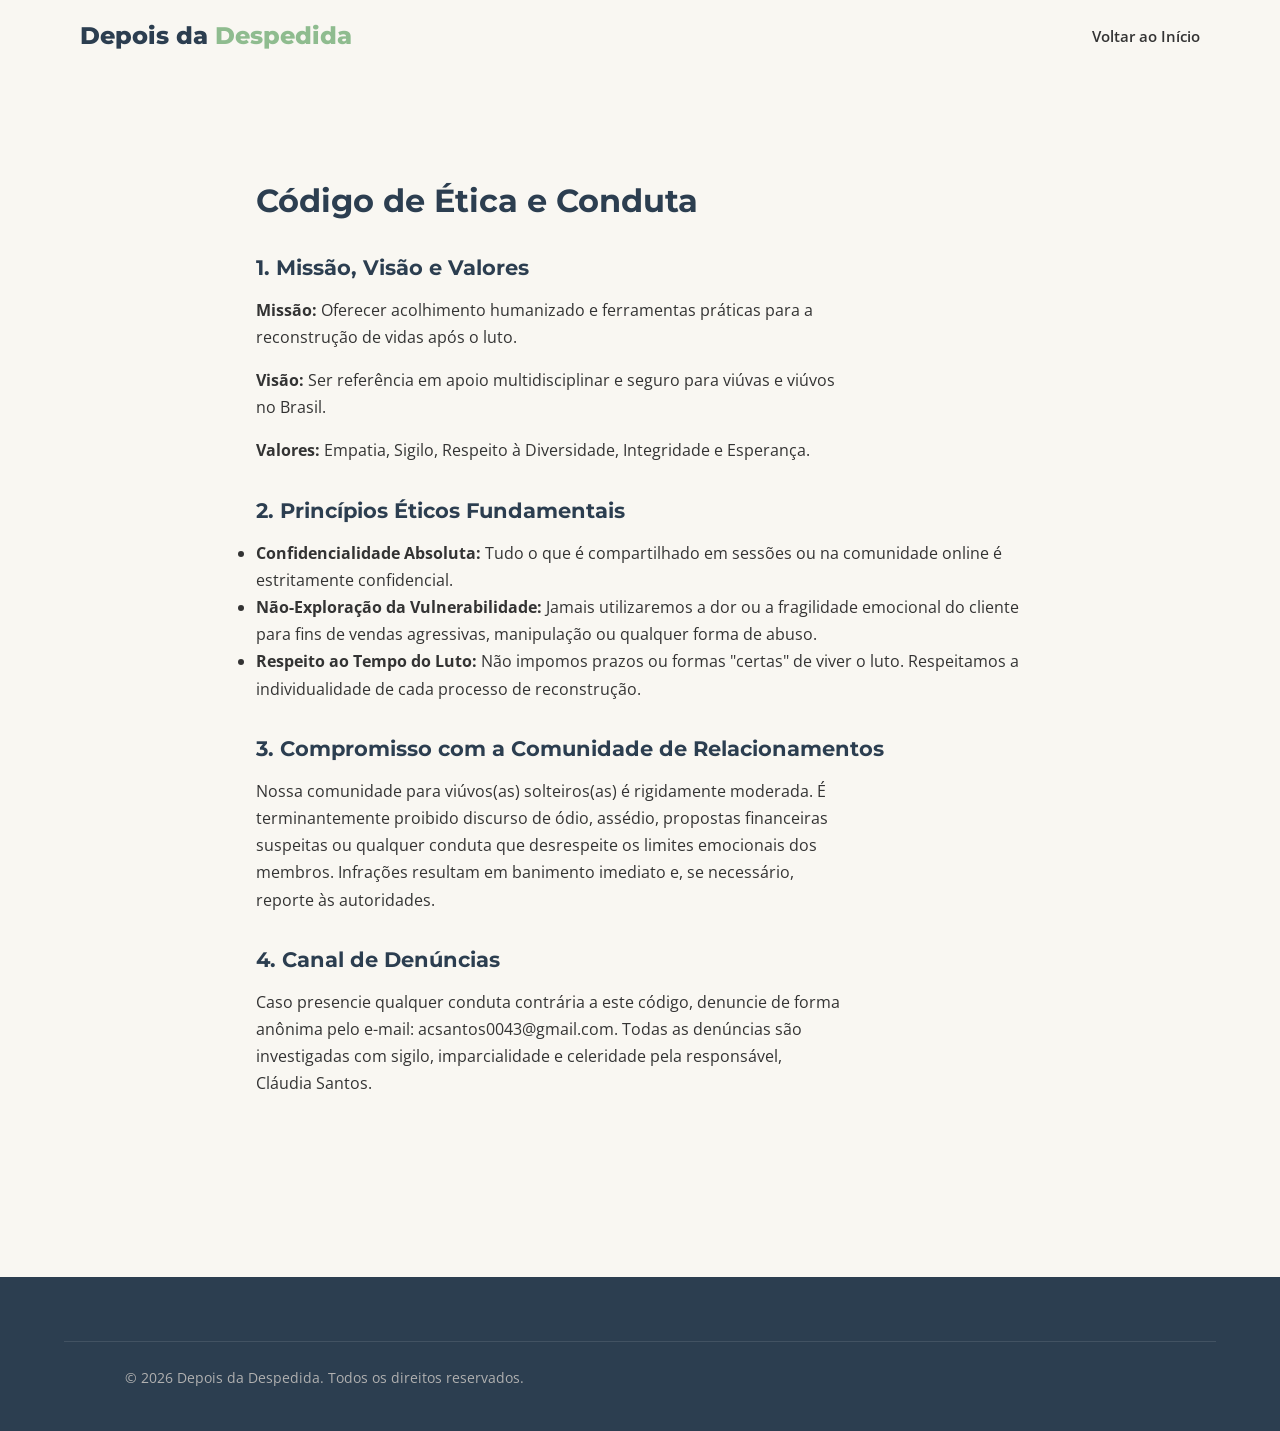
<file: codigo-etica.html>
<!DOCTYPE html>
<html lang="pt-BR">
<head>
    <meta charset="UTF-8">
    <meta name="viewport" content="width=device-width, initial-scale=1.0">
    <title>Código de Ética | Depois da Despedida</title>
    <link rel="preconnect" href="https://fonts.googleapis.com">
    <link rel="preconnect" href="https://fonts.gstatic.com" crossorigin>
    <link href="https://fonts.googleapis.com/css2?family=Montserrat:wght@600;700;800&family=Open+Sans:wght@400;600&display=swap" rel="stylesheet">
    <link rel="stylesheet" href="style.css">
</head>
<body>
    <header class="header" id="header">
        <div class="container header-content">
            <a href="index.html" class="logo">Depois da <span>Despedida</span></a>
            <nav class="nav">
                <ul class="nav-list">
                    <li><a href="index.html">Voltar ao Início</a></li>
                </ul>
            </nav>
        </div>
    </header>

    <main class="section">
        <div class="container legal-content">
            <h1>Código de Ética e Conduta</h1>
            
            <h2>1. Missão, Visão e Valores</h2>
            <p><strong>Missão:</strong> Oferecer acolhimento humanizado e ferramentas práticas para a reconstrução de vidas após o luto.</p>
            <p><strong>Visão:</strong> Ser referência em apoio multidisciplinar e seguro para viúvas e viúvos no Brasil.</p>
            <p><strong>Valores:</strong> Empatia, Sigilo, Respeito à Diversidade, Integridade e Esperança.</p>

            <h2>2. Princípios Éticos Fundamentais</h2>
            <ul>
                <li><strong>Confidencialidade Absoluta:</strong> Tudo o que é compartilhado em sessões ou na comunidade online é estritamente confidencial.</li>
                <li><strong>Não-Exploração da Vulnerabilidade:</strong> Jamais utilizaremos a dor ou a fragilidade emocional do cliente para fins de vendas agressivas, manipulação ou qualquer forma de abuso.</li>
                <li><strong>Respeito ao Tempo do Luto:</strong> Não impomos prazos ou formas "certas" de viver o luto. Respeitamos a individualidade de cada processo de reconstrução.</li>
            </ul>

            <h2>3. Compromisso com a Comunidade de Relacionamentos</h2>
            <p>Nossa comunidade para viúvos(as) solteiros(as) é rigidamente moderada. É terminantemente proibido discurso de ódio, assédio, propostas financeiras suspeitas ou qualquer conduta que desrespeite os limites emocionais dos membros. Infrações resultam em banimento imediato e, se necessário, reporte às autoridades.</p>

            <h2>4. Canal de Denúncias</h2>
            <p>Caso presencie qualquer conduta contrária a este código, denuncie de forma anônima pelo e-mail: acsantos0043@gmail.com. Todas as denúncias são investigadas com sigilo, imparcialidade e celeridade pela responsável, Cláudia Santos.</p>
        </div>
    </main>

    <footer class="footer">
        <div class="container footer-bottom">
            <p>&copy; 2026 Depois da Despedida. Todos os direitos reservados.</p>
        </div>
    </footer>
    <script src="script.js"></script>
</body>
</html>
</file>
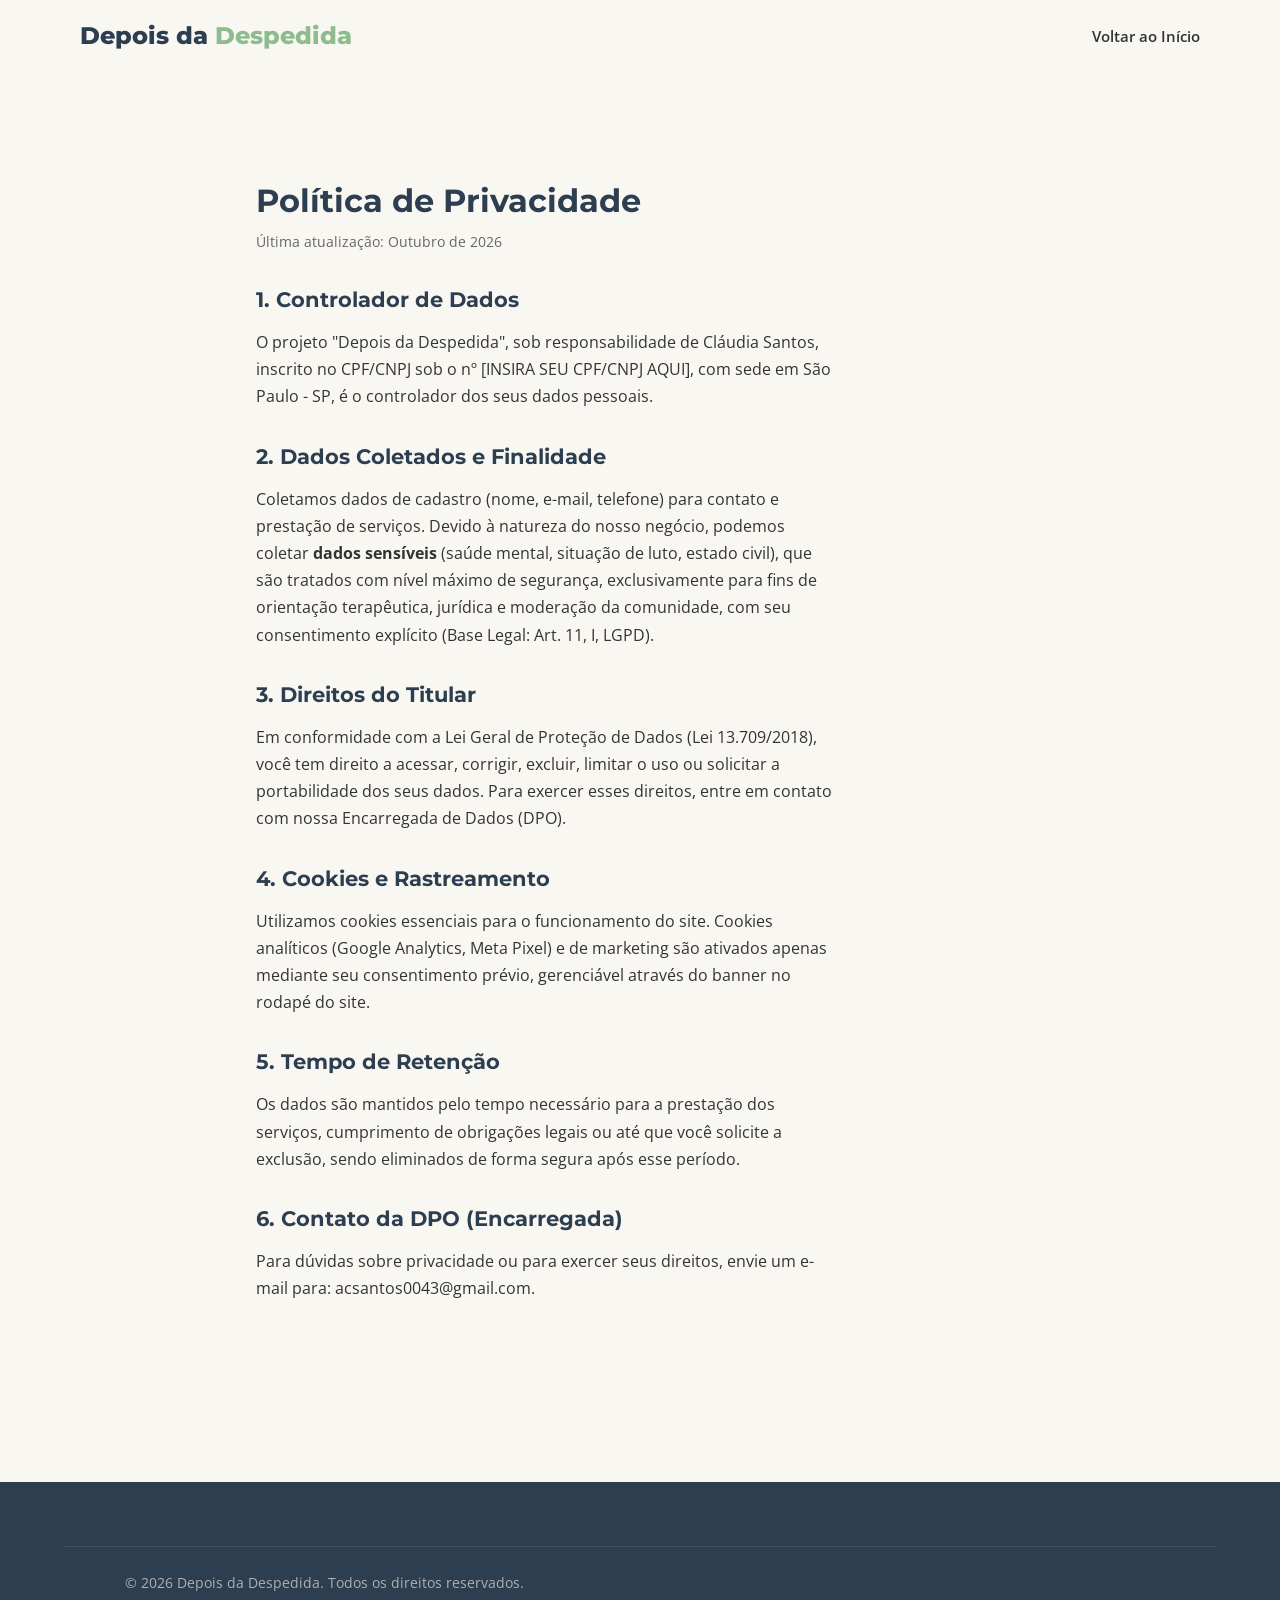
<file: politica-privacidade.html>
<!DOCTYPE html>
<html lang="pt-BR">
<head>
    <meta charset="UTF-8">
    <meta name="viewport" content="width=device-width, initial-scale=1.0">
    <title>Política de Privacidade | Depois da Despedida</title>
    <link rel="preconnect" href="https://fonts.googleapis.com">
    <link rel="preconnect" href="https://fonts.gstatic.com" crossorigin>
    <link href="https://fonts.googleapis.com/css2?family=Montserrat:wght@600;700;800&family=Open+Sans:wght@400;600&display=swap" rel="stylesheet">
    <link rel="stylesheet" href="style.css">
</head>
<body>
    <header class="header" id="header">
        <div class="container header-content">
            <a href="index.html" class="logo">Depois da <span>Despedida</span></a>
            <nav class="nav">
                <ul class="nav-list">
                    <li><a href="index.html">Voltar ao Início</a></li>
                </ul>
            </nav>
        </div>
    </header>

    <main class="section">
        <div class="container legal-content">
            <h1>Política de Privacidade</h1>
            <p class="last-updated">Última atualização: Outubro de 2026</p>
            
            <h2>1. Controlador de Dados</h2>
            <p>O projeto "Depois da Despedida", sob responsabilidade de Cláudia Santos, inscrito no CPF/CNPJ sob o nº [INSIRA SEU CPF/CNPJ AQUI], com sede em São Paulo - SP, é o controlador dos seus dados pessoais.</p>

            <h2>2. Dados Coletados e Finalidade</h2>
            <p>Coletamos dados de cadastro (nome, e-mail, telefone) para contato e prestação de serviços. Devido à natureza do nosso negócio, podemos coletar <strong>dados sensíveis</strong> (saúde mental, situação de luto, estado civil), que são tratados com nível máximo de segurança, exclusivamente para fins de orientação terapêutica, jurídica e moderação da comunidade, com seu consentimento explícito (Base Legal: Art. 11, I, LGPD).</p>

            <h2>3. Direitos do Titular</h2>
            <p>Em conformidade com a Lei Geral de Proteção de Dados (Lei 13.709/2018), você tem direito a acessar, corrigir, excluir, limitar o uso ou solicitar a portabilidade dos seus dados. Para exercer esses direitos, entre em contato com nossa Encarregada de Dados (DPO).</p>

            <h2>4. Cookies e Rastreamento</h2>
            <p>Utilizamos cookies essenciais para o funcionamento do site. Cookies analíticos (Google Analytics, Meta Pixel) e de marketing são ativados apenas mediante seu consentimento prévio, gerenciável através do banner no rodapé do site.</p>

            <h2>5. Tempo de Retenção</h2>
            <p>Os dados são mantidos pelo tempo necessário para a prestação dos serviços, cumprimento de obrigações legais ou até que você solicite a exclusão, sendo eliminados de forma segura após esse período.</p>

            <h2>6. Contato da DPO (Encarregada)</h2>
            <p>Para dúvidas sobre privacidade ou para exercer seus direitos, envie um e-mail para: acsantos0043@gmail.com.</p>
        </div>
    </main>

    <footer class="footer">
        <div class="container footer-bottom">
            <p>&copy; 2026 Depois da Despedida. Todos os direitos reservados.</p>
        </div>
    </footer>
    <script src="script.js"></script>
</body>
</html>
</file>
<file: style.css>
/* =======================================================================
   VARIÁVEIS E RESET
   ======================================================================= */
:root {
    --primary: #8FBC8F; /* Sage Green */
    --primary-dark: #6B8E6B;
    --secondary: #2C3E50; /* Deep Slate */
    --bg-color: #F9F7F2; /* Warm Beige */
    --bg-alt: #FFFFFF;
    --text-color: #333333;
    --text-light: #666666;
    --border-color: #E0E0E0;
    --shadow: 0 4px 6px rgba(0,0,0,0.05);
    --radius: 8px;
    --font-heading: 'Montserrat', sans-serif;
    --font-body: 'Open Sans', sans-serif;
}

[data-theme="dark"] {
    --primary: #6B8E6B;
    --primary-dark: #8FBC8F;
    --secondary: #ECF0F1;
    --bg-color: #1A1A1A;
    --bg-alt: #2C2C2C;
    --text-color: #E0E0E0;
    --text-light: #B0B0B0;
    --border-color: #444444;
    --shadow: 0 4px 6px rgba(0,0,0,0.3);
}

* { margin: 0; padding: 0; box-sizing: border-box; }
html { scroll-behavior: smooth; }
body {
    font-family: var(--font-body);
    background-color: var(--bg-color);
    color: var(--text-color);
    line-height: 1.7;
    transition: background-color 0.3s ease, color 0.3s ease;
}

/* =======================================================================
   TIPOGRAFIA E UTILITÁRIOS
   ======================================================================= */
h1, h2, h3, h4 { font-family: var(--font-heading); color: var(--secondary); line-height: 1.3; }
p { max-width: 65ch; margin-bottom: 1rem; }
a { text-decoration: none; color: inherit; transition: 0.3s; }
.container { width: 90%; max-width: 1200px; margin: 0 auto; padding: 0 1rem; }
.section { padding: 5rem 0; }
.bg-alt { background-color: var(--bg-alt); }
.highlight { color: var(--primary); }
.section-title { text-align: center; font-size: 2.5rem; margin-bottom: 3rem; }
.check-list { list-style: none; margin-top: 1rem; }
.check-list li { margin-bottom: 0.5rem; padding-left: 1.5rem; position: relative; }
.check-list li::before { content: "✓"; color: var(--primary); position: absolute; left: 0; font-weight: bold; }

/* =======================================================================
   HEADER & GLASSMORPHISM
   ======================================================================= */
.header {
    position: fixed; top: 0; left: 0; width: 100%; z-index: 1000;
    padding: 1rem 0; transition: 0.3s;
}
.header.scrolled {
    background: rgba(255, 255, 255, 0.85);
    backdrop-filter: blur(12px);
    box-shadow: var(--shadow);
}
[data-theme="dark"] .header.scrolled { background: rgba(26, 26, 26, 0.85); }

.header-content { display: flex; justify-content: space-between; align-items: center; }
.logo { font-family: var(--font-heading); font-size: 1.5rem; font-weight: 800; color: var(--secondary); }
.logo span { color: var(--primary); }

.nav-list { display: flex; list-style: none; gap: 2rem; }
.nav-list a { font-weight: 600; font-size: 0.95rem; }
.nav-list a:hover { color: var(--primary); }

.header-actions { display: flex; align-items: center; gap: 1rem; }
.theme-toggle { background: none; border: none; cursor: pointer; color: var(--text-color); display: flex; align-items: center; }
.moon-icon { display: none; }
[data-theme="dark"] .sun-icon { display: none; }
[data-theme="dark"] .moon-icon { display: block; }

.mobile-menu-btn { display: none; background: none; border: none; cursor: pointer; flex-direction: column; gap: 5px; }
.mobile-menu-btn span { display: block; width: 25px; height: 3px; background-color: var(--text-color); transition: 0.3s; }

/* =======================================================================
   HERO SECTION
   ======================================================================= */
.hero {
    position: relative; height: 95vh; display: flex; align-items: center;
    background: url('https://images.unsplash.com/photo-1499209974431-9dddcece7f88?w=1600&q=80') center/cover no-repeat;
    margin-top: -80px;
}
.hero-overlay { position: absolute; inset: 0; background: linear-gradient(to right, rgba(44,62,80,0.85), rgba(44,62,80,0.4)); }
.hero-content { position: relative; z-index: 2; color: white; max-width: 700px; }
.hero h1 { font-size: 3.5rem; color: white; margin-bottom: 1.5rem; }
.hero p { color: #E0E0E0; font-size: 1.2rem; margin-bottom: 2rem; max-width: 60ch; }

/* =======================================================================
   BOTÕES
   ======================================================================= */
.btn { display: inline-block; padding: 1rem 2rem; border-radius: var(--radius); font-weight: 700; text-align: center; cursor: pointer; border: none; font-size: 1rem; transition: 0.3s; }
.btn-primary { background-color: var(--primary); color: white; }
.btn-primary:hover { background-color: var(--primary-dark); transform: translateY(-2px); }
.btn-secondary { background-color: transparent; border: 2px solid white; color: white; margin-left: 1rem; }
.btn-secondary:hover { background-color: white; color: var(--secondary); }
.btn-sm { padding: 0.5rem 1rem; font-size: 0.9rem; }
.btn-outline { background: transparent; border: 1px solid var(--text-color); color: var(--text-color); }
.btn-outline:hover { background: var(--text-color); color: var(--bg-color); }

/* =======================================================================
   FAIXA DE AUTORIDADE
   ======================================================================= */
.authority-strip { background-color: var(--primary); color: white; padding: 1.5rem 0; }
.authority-content { display: flex; justify-content: space-around; flex-wrap: wrap; gap: 1rem; text-align: center; }
.authority-icon { font-size: 1.5rem; display: block; margin-bottom: 0.5rem; }
.authority-item p { margin: 0; font-size: 0.9rem; max-width: none; }

/* =======================================================================
   GRIDS E CARDS
   ======================================================================= */
.grid-2 { display: grid; grid-template-columns: 1fr 1fr; gap: 3rem; align-items: center; }
.grid-3 { display: grid; grid-template-columns: repeat(auto-fit, minmax(300px, 1fr)); gap: 2rem; }

.card { background: var(--bg-alt); padding: 2rem; border-radius: var(--radius); box-shadow: var(--shadow); border: 1px solid var(--border-color); transition: 0.3s; }
.card:hover { transform: translateY(-5px); box-shadow: 0 10px 20px rgba(0,0,0,0.1); }
.card-icon { font-size: 2.5rem; margin-bottom: 1rem; }
.card h3 { margin-bottom: 0.5rem; font-size: 1.2rem; }
.card p { font-size: 0.95rem; color: var(--text-light); margin-bottom: 1rem; }
.price { display: block; font-weight: 700; color: var(--primary); font-size: 1.1rem; }

/* =======================================================================
   GALERIA E DEPOIMENTOS
   ======================================================================= */
.gallery-grid { display: grid; grid-template-columns: repeat(auto-fit, minmax(250px, 1fr)); gap: 1rem; }
.gallery-grid img { width: 100%; height: 250px; object-fit: cover; border-radius: var(--radius); transition: 0.3s; }
.gallery-grid img:hover { transform: scale(1.02); }

.testimonial { background: var(--bg-alt); padding: 2rem; border-radius: var(--radius); border-left: 4px solid var(--primary); font-style: italic; }
.testimonial cite { display: block; margin-top: 1rem; font-weight: 700; font-style: normal; color: var(--primary); }

/* =======================================================================
   FAQ ACCORDION
   ======================================================================= */
.accordion-item { border-bottom: 1px solid var(--border-color); }
.accordion-header { width: 100%; text-align: left; padding: 1.5rem 0; background: none; border: none; font-size: 1.1rem; font-weight: 600; color: var(--secondary); cursor: pointer; display: flex; justify-content: space-between; align-items: center; }
.accordion-content { max-height: 0; overflow: hidden; transition: max-height 0.3s ease-out; }
.accordion-content p { padding-bottom: 1.5rem; color: var(--text-light); }
.accordion-item.active .accordion-content { max-height: 200px; }
.accordion-item.active .icon { transform: rotate(45deg); }

/* =======================================================================
   FORMULÁRIO E CONTATO
   ======================================================================= */
.contact-list { list-style: none; margin-top: 1.5rem; }
.contact-list li { margin-bottom: 1rem; display: flex; align-items: center; gap: 0.5rem; }
.form-group { margin-bottom: 1.5rem; }
.form-group label { display: block; margin-bottom: 0.5rem; font-weight: 600; font-size: 0.9rem; }
.form-group input, .form-group textarea { width: 100%; padding: 0.8rem; border: 1px solid var(--border-color); border-radius: var(--radius); background: var(--bg-alt); color: var(--text-color); font-family: var(--font-body); }
.form-group input:focus, .form-group textarea:focus { outline: none; border-color: var(--primary); }

/* =======================================================================
   FOOTER
   ======================================================================= */
.footer { background-color: var(--secondary); color: white; padding: 4rem 0 0; }
.footer-content { display: grid; grid-template-columns: repeat(auto-fit, minmax(200px, 1fr)); gap: 2rem; margin-bottom: 3rem; }
.footer h3, .footer h4 { color: white; margin-bottom: 1rem; }
.footer ul { list-style: none; }
.footer ul li { margin-bottom: 0.5rem; }
.footer a:hover { color: var(--primary); }
.footer-bottom { border-top: 1px solid rgba(255,255,255,0.1); padding: 1.5rem 0; text-align: center; font-size: 0.9rem; color: #B0B0B0; }

/* =======================================================================
   🚨 BOTÃO FLUTUANTE WHATSAPP & STICKY BAR
   ======================================================================= */
.floating-whatsapp {
    position: fixed; bottom: 20px; right: 20px; width: 60px; height: 60px;
    background-color: #25D366; color: white; border-radius: 50%;
    display: flex; align-items: center; justify-content: center;
    box-shadow: 0 4px 12px rgba(37, 211, 102, 0.4);
    z-index: 9999; transition: 0.3s; animation: pulse 2s infinite;
}
.floating-whatsapp:hover { transform: scale(1.1); }

@keyframes pulse {
    0% { box-shadow: 0 0 0 0 rgba(37, 211, 102, 0.7); }
    70% { box-shadow: 0 0 0 15px rgba(37, 211, 102, 0); }
    100% { box-shadow: 0 0 0 0 rgba(37, 211, 102, 0); }
}

.sticky-mobile-bar {
    display: none; position: fixed; bottom: 0; left: 0; width: 100%;
    background: var(--bg-alt); border-top: 1px solid var(--border-color);
    z-index: 9998; box-shadow: 0 -2px 10px rgba(0,0,0,0.1);
}
.sticky-btn { flex: 1; display: flex; align-items: center; justify-content: center; gap: 0.5rem; padding: 1rem; font-weight: 700; text-align: center; }
.call-btn { background-color: var(--secondary); color: white; }
.whatsapp-btn { background-color: #25D366; color: white; }

/* =======================================================================
   COOKIE BANNER
   ======================================================================= */
.cookie-banner {
    position: fixed; bottom: 0; left: 0; width: 100%; background: var(--secondary);
    color: white; padding: 1rem; z-index: 10000; display: none;
}
.cookie-banner.show { display: block; }
.cookie-content { max-width: 1200px; margin: 0 auto; display: flex; justify-content: space-between; align-items: center; flex-wrap: wrap; gap: 1rem; }
.cookie-content a { text-decoration: underline; color: var(--primary); }
.cookie-actions { display: flex; gap: 1rem; }

/* =======================================================================
   ANIMAÇÕES E RESPONSIVIDADE
   ======================================================================= */
.fade-in-up { opacity: 0; transform: translateY(30px); transition: opacity 0.6s ease-out, transform 0.6s ease-out; }
.fade-in-up.visible { opacity: 1; transform: translateY(0); }
.delay-1 { transition-delay: 0.2s; }
.delay-2 { transition-delay: 0.4s; }

@media (max-width: 768px) {
    .nav { position: fixed; top: 70px; right: -100%; width: 70%; height: 100vh; background: var(--bg-alt); flex-direction: column; padding: 2rem; transition: 0.3s; box-shadow: -5px 0 15px rgba(0,0,0,0.1); }
    .nav.active { right: 0; }
    .nav-list { flex-direction: column; gap: 1.5rem; }
    .mobile-menu-btn { display: flex; }
    .hero h1 { font-size: 2.2rem; }
    .grid-2 { grid-template-columns: 1fr; }
    .sticky-mobile-bar { display: flex; }
    .floating-whatsapp { bottom: 80px; right: 20px; } 
    .cookie-content { flex-direction: column; text-align: center; }
}

/* Legal Pages */
.legal-content { max-width: 800px; margin: 100px auto; }
.legal-content h1 { margin-bottom: 0.5rem; }
.last-updated { color: var(--text-light); font-size: 0.9rem; margin-bottom: 2rem; }
.legal-content h2 { margin-top: 2rem; margin-bottom: 1rem; font-size: 1.3rem; }
</file>
